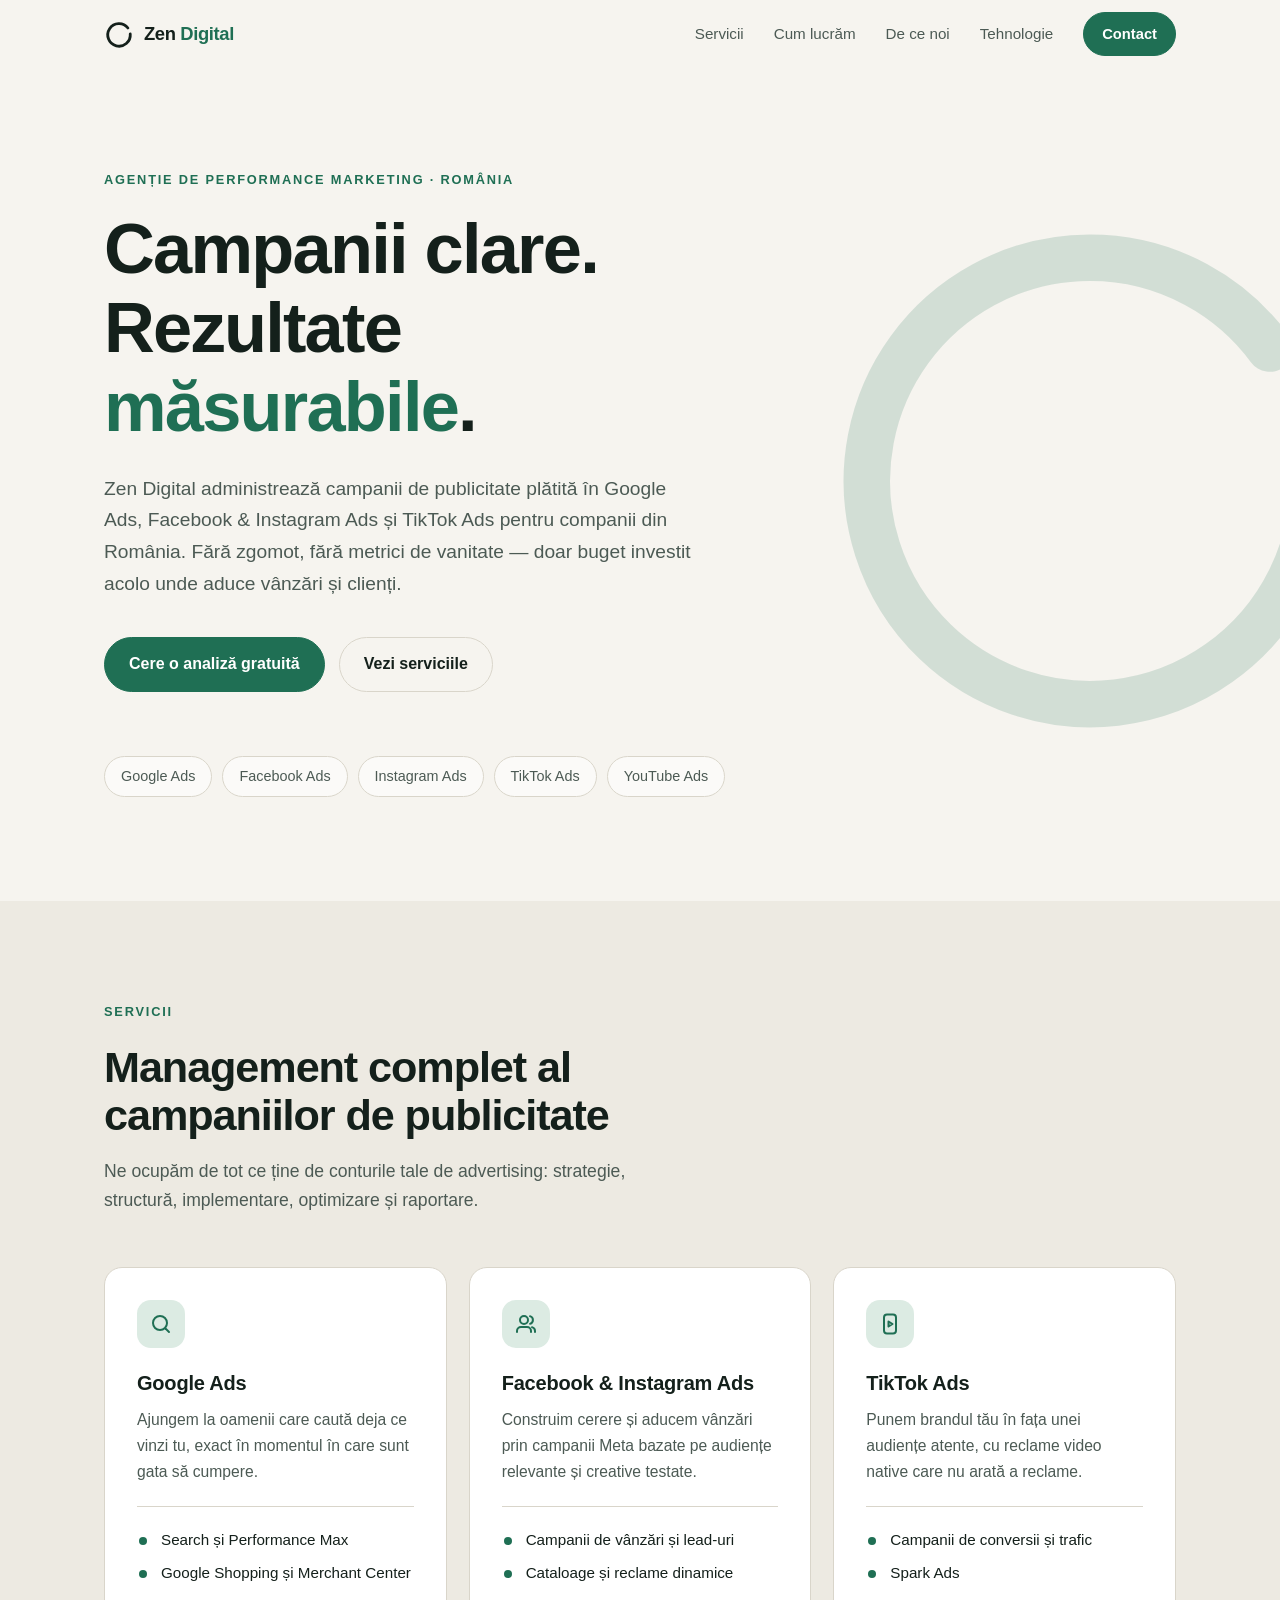
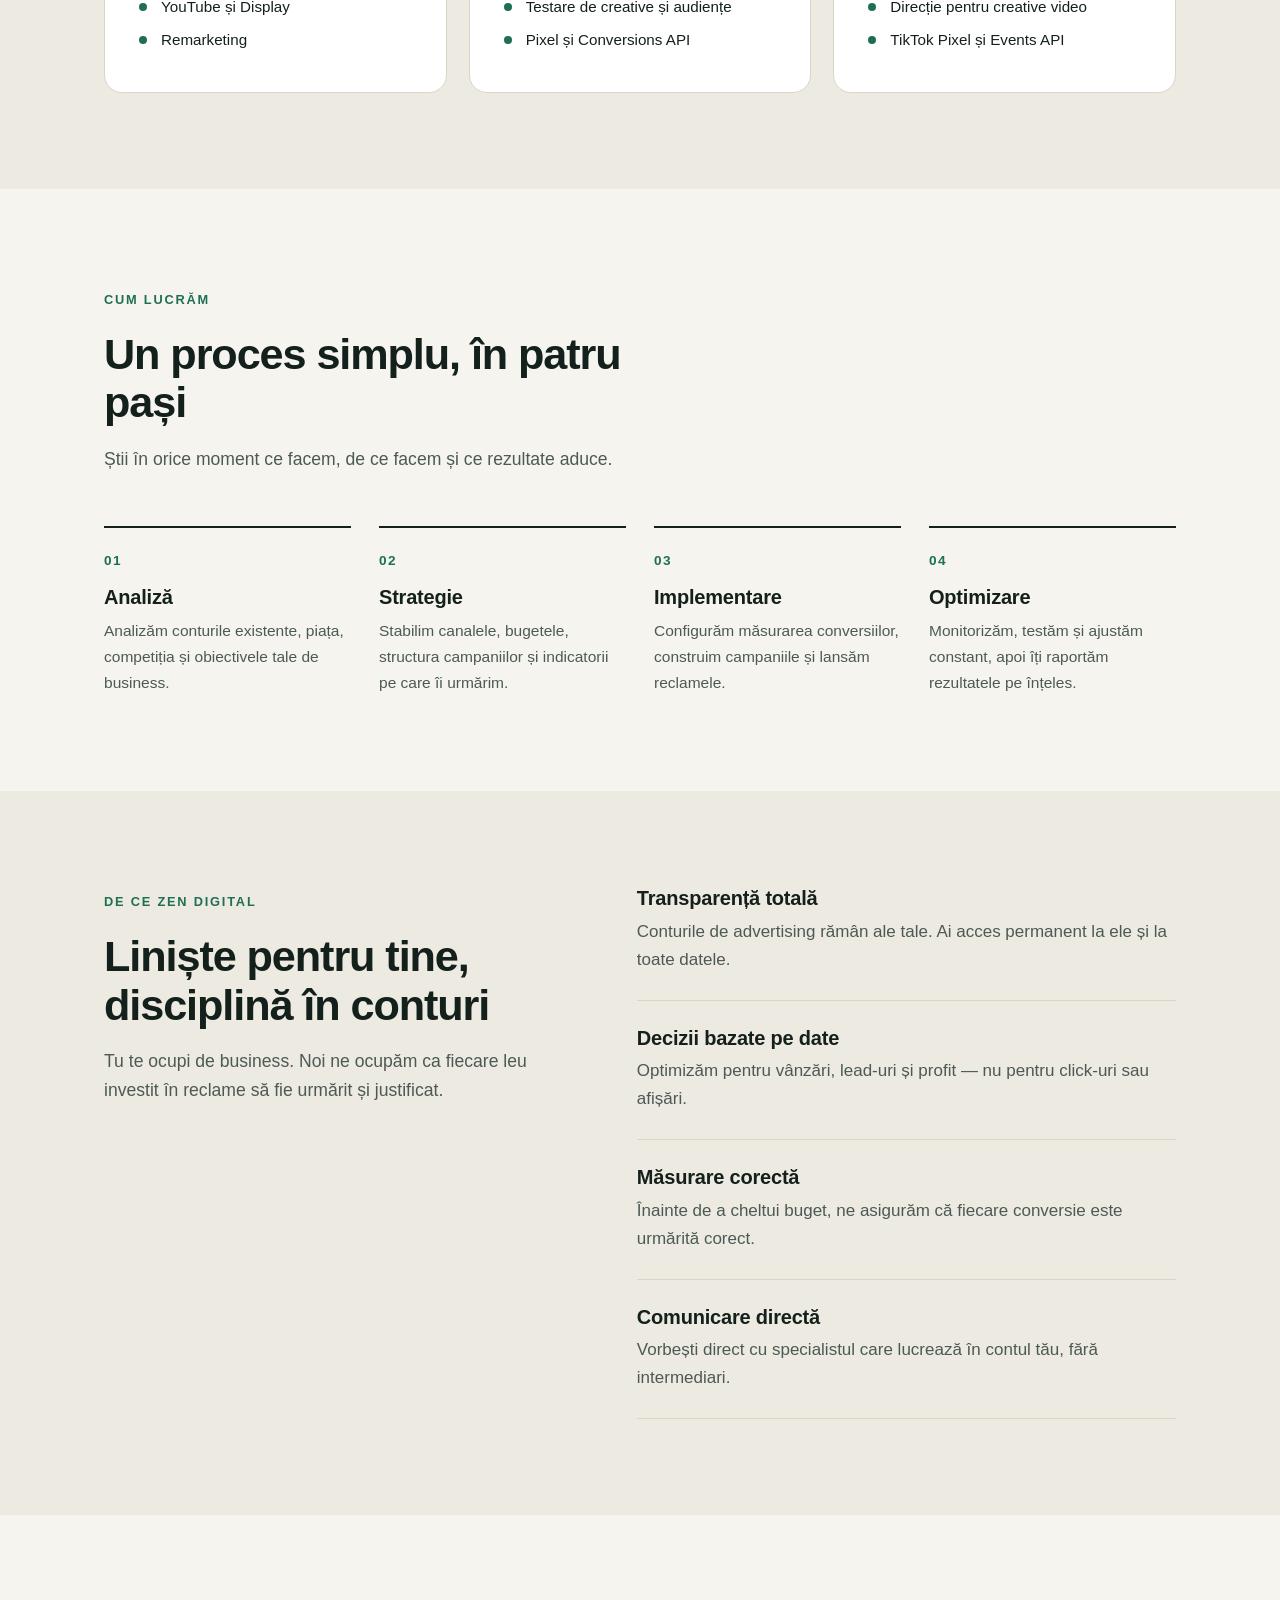
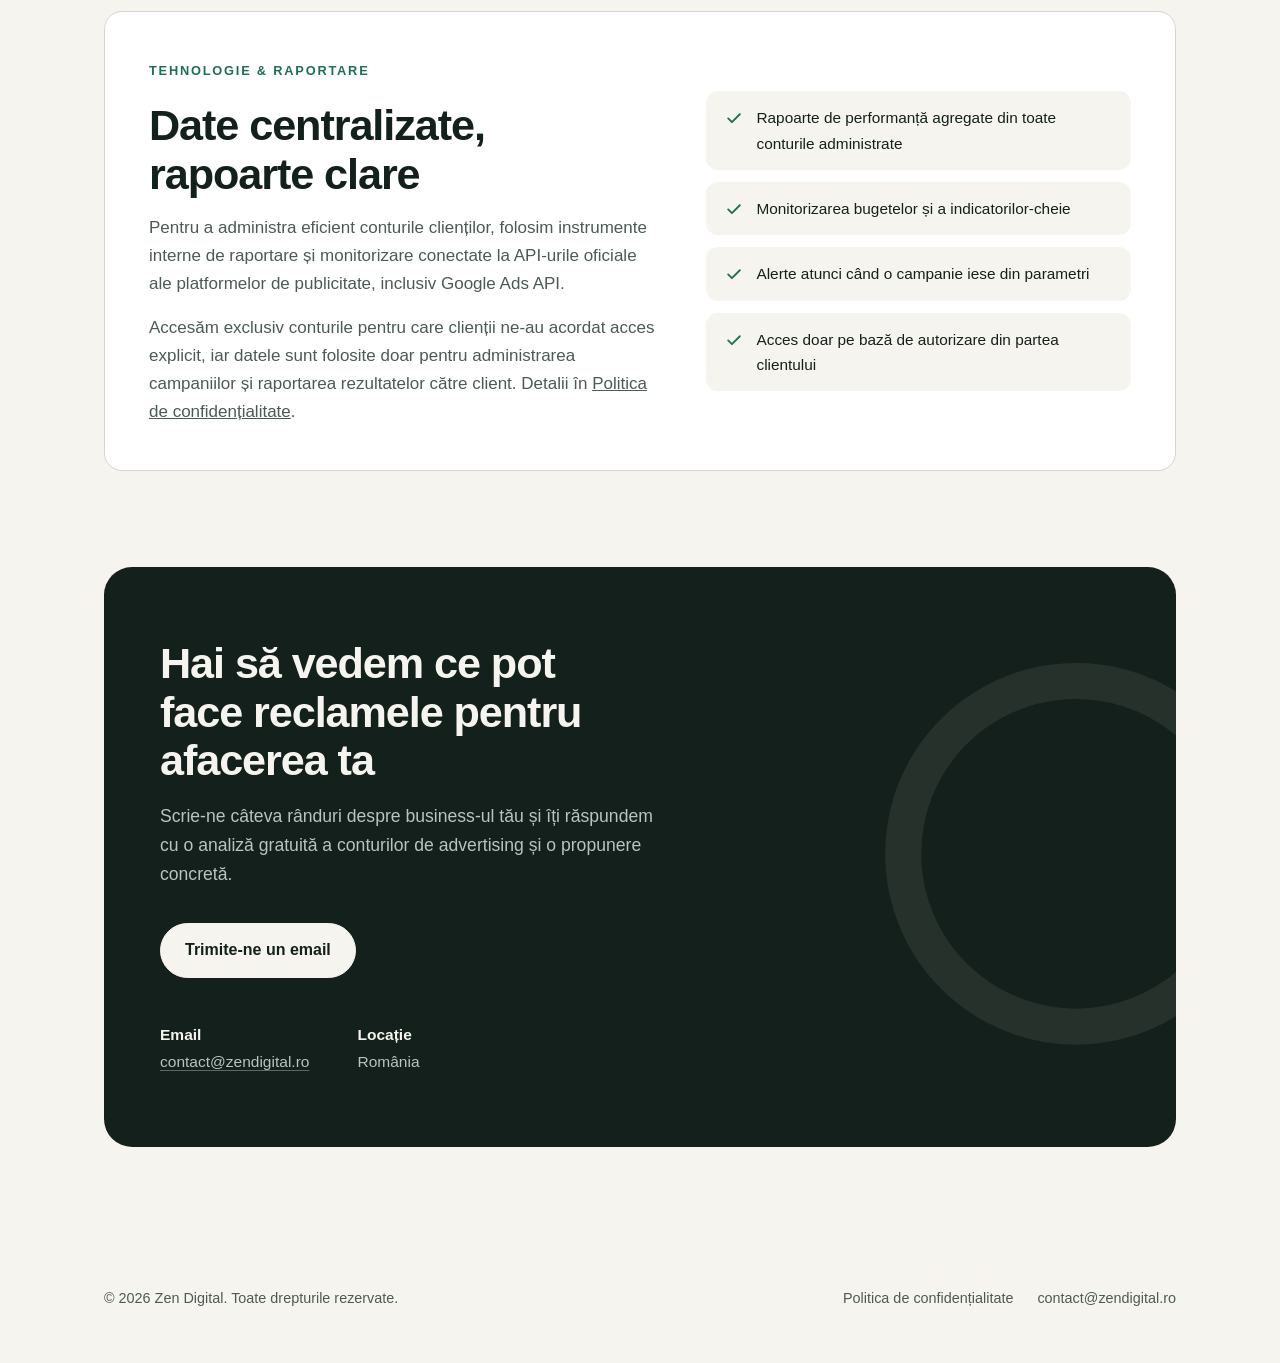
<file: index.html>
<!DOCTYPE html>
<html lang="ro">
<head>
  <meta charset="utf-8">
  <meta name="viewport" content="width=device-width, initial-scale=1">
  <title>Zen Digital — Agenție de performance marketing | Google Ads, Meta Ads, TikTok Ads</title>
  <meta name="description" content="Zen Digital este o agenție de performance marketing din România. Administrăm campanii Google Ads, Facebook &amp; Instagram Ads și TikTok Ads, cu focus pe rezultate măsurabile.">
  <meta property="og:title" content="Zen Digital — Agenție de performance marketing">
  <meta property="og:description" content="Management de campanii Google Ads, Meta Ads și TikTok Ads pentru companii din România.">
  <meta property="og:type" content="website">
  <meta property="og:locale" content="ro_RO">
  <meta name="theme-color" content="#f6f4ef">
  <link rel="icon" href="favicon.svg" type="image/svg+xml">
  <link rel="stylesheet" href="styles.css">
</head>
<body>
  <a class="skip" href="#continut">Sari la conținut</a>

  <header class="header">
    <div class="wrap">
      <a class="logo" href="#" aria-label="Zen Digital — acasă">
        <svg viewBox="0 0 32 32" aria-hidden="true"><path d="M25.5 9.6A12 12 0 1 0 28 16" fill="none" stroke="currentColor" stroke-width="3" stroke-linecap="round"/></svg>
        <span>Zen <span>Digital</span></span>
      </a>
      <button class="menu-btn" aria-label="Meniu" aria-expanded="false" aria-controls="nav">
        <svg viewBox="0 0 24 24" fill="none" stroke="currentColor" stroke-width="2" stroke-linecap="round" aria-hidden="true"><path d="M4 7h16M4 12h16M4 17h16"/></svg>
      </button>
      <nav class="nav" id="nav" aria-label="Navigare principală">
        <a href="#servicii">Servicii</a>
        <a href="#proces">Cum lucrăm</a>
        <a href="#principii">De ce noi</a>
        <a href="#tehnologie">Tehnologie</a>
        <a class="btn small" href="#contact">Contact</a>
      </nav>
    </div>
  </header>

  <main id="continut">
    <section class="hero">
      <svg class="enso" viewBox="0 0 200 200" aria-hidden="true"><path d="M158 56A72 72 0 1 0 172 100" fill="none" stroke="currentColor" stroke-width="15" stroke-linecap="round"/></svg>
      <div class="wrap">
        <span class="eyebrow">Agenție de performance marketing · România</span>
        <h1>Campanii clare. Rezultate <em>măsurabile</em>.</h1>
        <p class="lead">Zen Digital administrează campanii de publicitate plătită în Google Ads, Facebook &amp; Instagram Ads și TikTok Ads pentru companii din România. Fără zgomot, fără metrici de vanitate — doar buget investit acolo unde aduce vânzări și clienți.</p>
        <div class="actions">
          <a class="btn" href="#contact">Cere o analiză gratuită</a>
          <a class="btn ghost" href="#servicii">Vezi serviciile</a>
        </div>
        <div class="platforms" aria-label="Platforme pe care lucrăm">
          <span>Google Ads</span>
          <span>Facebook Ads</span>
          <span>Instagram Ads</span>
          <span>TikTok Ads</span>
          <span>YouTube Ads</span>
        </div>
      </div>
    </section>

    <section class="section alt" id="servicii">
      <div class="wrap">
        <div class="section-head reveal">
          <span class="eyebrow">Servicii</span>
          <h2>Management complet al campaniilor de publicitate</h2>
          <p>Ne ocupăm de tot ce ține de conturile tale de advertising: strategie, structură, implementare, optimizare și raportare.</p>
        </div>
        <div class="grid-3">
          <article class="card reveal">
            <div class="icon"><svg viewBox="0 0 24 24" fill="none" stroke="currentColor" stroke-width="2" stroke-linecap="round" stroke-linejoin="round" aria-hidden="true"><circle cx="11" cy="11" r="7"/><path d="m20 20-3.5-3.5"/></svg></div>
            <h3>Google Ads</h3>
            <p>Ajungem la oamenii care caută deja ce vinzi tu, exact în momentul în care sunt gata să cumpere.</p>
            <ul>
              <li>Search și Performance Max</li>
              <li>Google Shopping și Merchant Center</li>
              <li>YouTube și Display</li>
              <li>Remarketing</li>
            </ul>
          </article>
          <article class="card reveal">
            <div class="icon"><svg viewBox="0 0 24 24" fill="none" stroke="currentColor" stroke-width="2" stroke-linecap="round" stroke-linejoin="round" aria-hidden="true"><path d="M17 20v-1a4 4 0 0 0-4-4H7a4 4 0 0 0-4 4v1"/><circle cx="10" cy="8" r="4"/><path d="M21 20v-1a4 4 0 0 0-3-3.85M16 4.15a4 4 0 0 1 0 7.7"/></svg></div>
            <h3>Facebook &amp; Instagram Ads</h3>
            <p>Construim cerere și aducem vânzări prin campanii Meta bazate pe audiențe relevante și creative testate.</p>
            <ul>
              <li>Campanii de vânzări și lead-uri</li>
              <li>Cataloage și reclame dinamice</li>
              <li>Testare de creative și audiențe</li>
              <li>Pixel și Conversions API</li>
            </ul>
          </article>
          <article class="card reveal">
            <div class="icon"><svg viewBox="0 0 24 24" fill="none" stroke="currentColor" stroke-width="2" stroke-linecap="round" stroke-linejoin="round" aria-hidden="true"><rect x="6" y="2.5" width="12" height="19" rx="3"/><path d="m10.5 9.5 4 2.5-4 2.5z"/></svg></div>
            <h3>TikTok Ads</h3>
            <p>Punem brandul tău în fața unei audiențe atente, cu reclame video native care nu arată a reclame.</p>
            <ul>
              <li>Campanii de conversii și trafic</li>
              <li>Spark Ads</li>
              <li>Direcție pentru creative video</li>
              <li>TikTok Pixel și Events API</li>
            </ul>
          </article>
        </div>
      </div>
    </section>

    <section class="section" id="proces">
      <div class="wrap">
        <div class="section-head reveal">
          <span class="eyebrow">Cum lucrăm</span>
          <h2>Un proces simplu, în patru pași</h2>
          <p>Știi în orice moment ce facem, de ce facem și ce rezultate aduce.</p>
        </div>
        <div class="steps">
          <div class="step reveal">
            <h3>Analiză</h3>
            <p>Analizăm conturile existente, piața, competiția și obiectivele tale de business.</p>
          </div>
          <div class="step reveal">
            <h3>Strategie</h3>
            <p>Stabilim canalele, bugetele, structura campaniilor și indicatorii pe care îi urmărim.</p>
          </div>
          <div class="step reveal">
            <h3>Implementare</h3>
            <p>Configurăm măsurarea conversiilor, construim campaniile și lansăm reclamele.</p>
          </div>
          <div class="step reveal">
            <h3>Optimizare</h3>
            <p>Monitorizăm, testăm și ajustăm constant, apoi îți raportăm rezultatele pe înțeles.</p>
          </div>
        </div>
      </div>
    </section>

    <section class="section alt" id="principii">
      <div class="wrap split">
        <div class="section-head reveal">
          <span class="eyebrow">De ce Zen Digital</span>
          <h2>Liniște pentru tine, disciplină în conturi</h2>
          <p>Tu te ocupi de business. Noi ne ocupăm ca fiecare leu investit în reclame să fie urmărit și justificat.</p>
        </div>
        <div class="principles">
          <div class="principle reveal">
            <h3>Transparență totală</h3>
            <p>Conturile de advertising rămân ale tale. Ai acces permanent la ele și la toate datele.</p>
          </div>
          <div class="principle reveal">
            <h3>Decizii bazate pe date</h3>
            <p>Optimizăm pentru vânzări, lead-uri și profit — nu pentru click-uri sau afișări.</p>
          </div>
          <div class="principle reveal">
            <h3>Măsurare corectă</h3>
            <p>Înainte de a cheltui buget, ne asigurăm că fiecare conversie este urmărită corect.</p>
          </div>
          <div class="principle reveal">
            <h3>Comunicare directă</h3>
            <p>Vorbești direct cu specialistul care lucrează în contul tău, fără intermediari.</p>
          </div>
        </div>
      </div>
    </section>

    <section class="section" id="tehnologie">
      <div class="wrap">
        <div class="tech reveal">
          <div>
            <span class="eyebrow">Tehnologie &amp; raportare</span>
            <h2>Date centralizate, rapoarte clare</h2>
            <p>Pentru a administra eficient conturile clienților, folosim instrumente interne de raportare și monitorizare conectate la API-urile oficiale ale platformelor de publicitate, inclusiv Google Ads API.</p>
            <p>Accesăm exclusiv conturile pentru care clienții ne-au acordat acces explicit, iar datele sunt folosite doar pentru administrarea campaniilor și raportarea rezultatelor către client. Detalii în <a href="politica-de-confidentialitate.html">Politica de confidențialitate</a>.</p>
          </div>
          <ul>
            <li><svg viewBox="0 0 24 24" fill="none" stroke="currentColor" stroke-width="2.2" stroke-linecap="round" stroke-linejoin="round" aria-hidden="true"><path d="m5 12.5 4.5 4.5L19 7.5"/></svg>Rapoarte de performanță agregate din toate conturile administrate</li>
            <li><svg viewBox="0 0 24 24" fill="none" stroke="currentColor" stroke-width="2.2" stroke-linecap="round" stroke-linejoin="round" aria-hidden="true"><path d="m5 12.5 4.5 4.5L19 7.5"/></svg>Monitorizarea bugetelor și a indicatorilor-cheie</li>
            <li><svg viewBox="0 0 24 24" fill="none" stroke="currentColor" stroke-width="2.2" stroke-linecap="round" stroke-linejoin="round" aria-hidden="true"><path d="m5 12.5 4.5 4.5L19 7.5"/></svg>Alerte atunci când o campanie iese din parametri</li>
            <li><svg viewBox="0 0 24 24" fill="none" stroke="currentColor" stroke-width="2.2" stroke-linecap="round" stroke-linejoin="round" aria-hidden="true"><path d="m5 12.5 4.5 4.5L19 7.5"/></svg>Acces doar pe bază de autorizare din partea clientului</li>
          </ul>
        </div>
      </div>
    </section>

    <section class="section" id="contact" style="padding-top:0">
      <div class="wrap">
        <div class="cta reveal">
          <svg class="enso" viewBox="0 0 200 200" aria-hidden="true"><path d="M158 56A72 72 0 1 0 172 100" fill="none" stroke="currentColor" stroke-width="15" stroke-linecap="round"/></svg>
          <h2>Hai să vedem ce pot face reclamele pentru afacerea ta</h2>
          <p>Scrie-ne câteva rânduri despre business-ul tău și îți răspundem cu o analiză gratuită a conturilor de advertising și o propunere concretă.</p>
          <div class="actions">
            <a class="btn light" href="mailto:contact@zendigital.ro?subject=Solicitare%20analiz%C4%83%20gratuit%C4%83">Trimite-ne un email</a>
          </div>
          <div class="contact-list">
            <div><strong>Email</strong><a href="mailto:contact@zendigital.ro">contact@zendigital.ro</a></div>
            <div><strong>Locație</strong>România</div>
          </div>
        </div>
      </div>
    </section>
  </main>

  <footer class="footer">
    <div class="wrap">
      <span>© <span id="year">2026</span> Zen Digital. Toate drepturile rezervate.</span>
      <nav aria-label="Legal">
        <a href="politica-de-confidentialitate.html">Politica de confidențialitate</a>
        <a href="mailto:contact@zendigital.ro">contact@zendigital.ro</a>
      </nav>
    </div>
  </footer>

  <script src="script.js"></script>
</body>
</html>
</file>
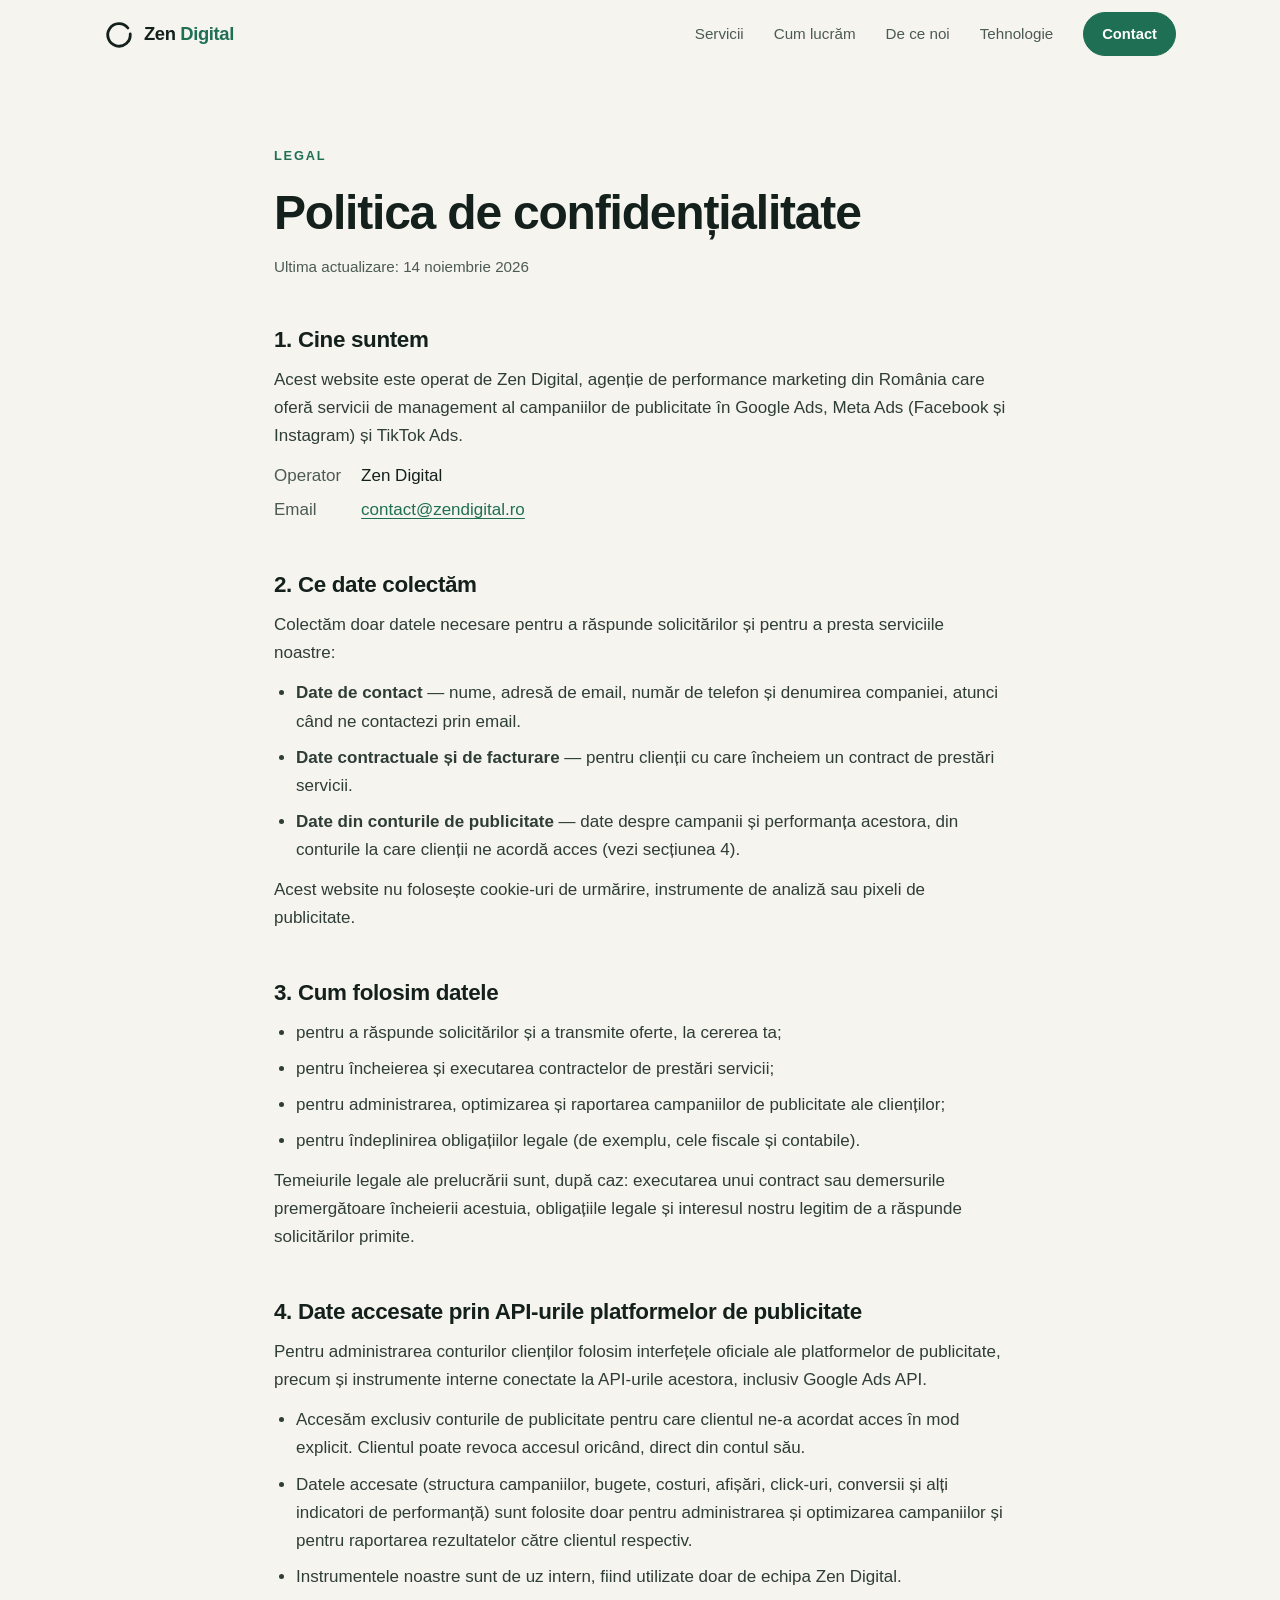
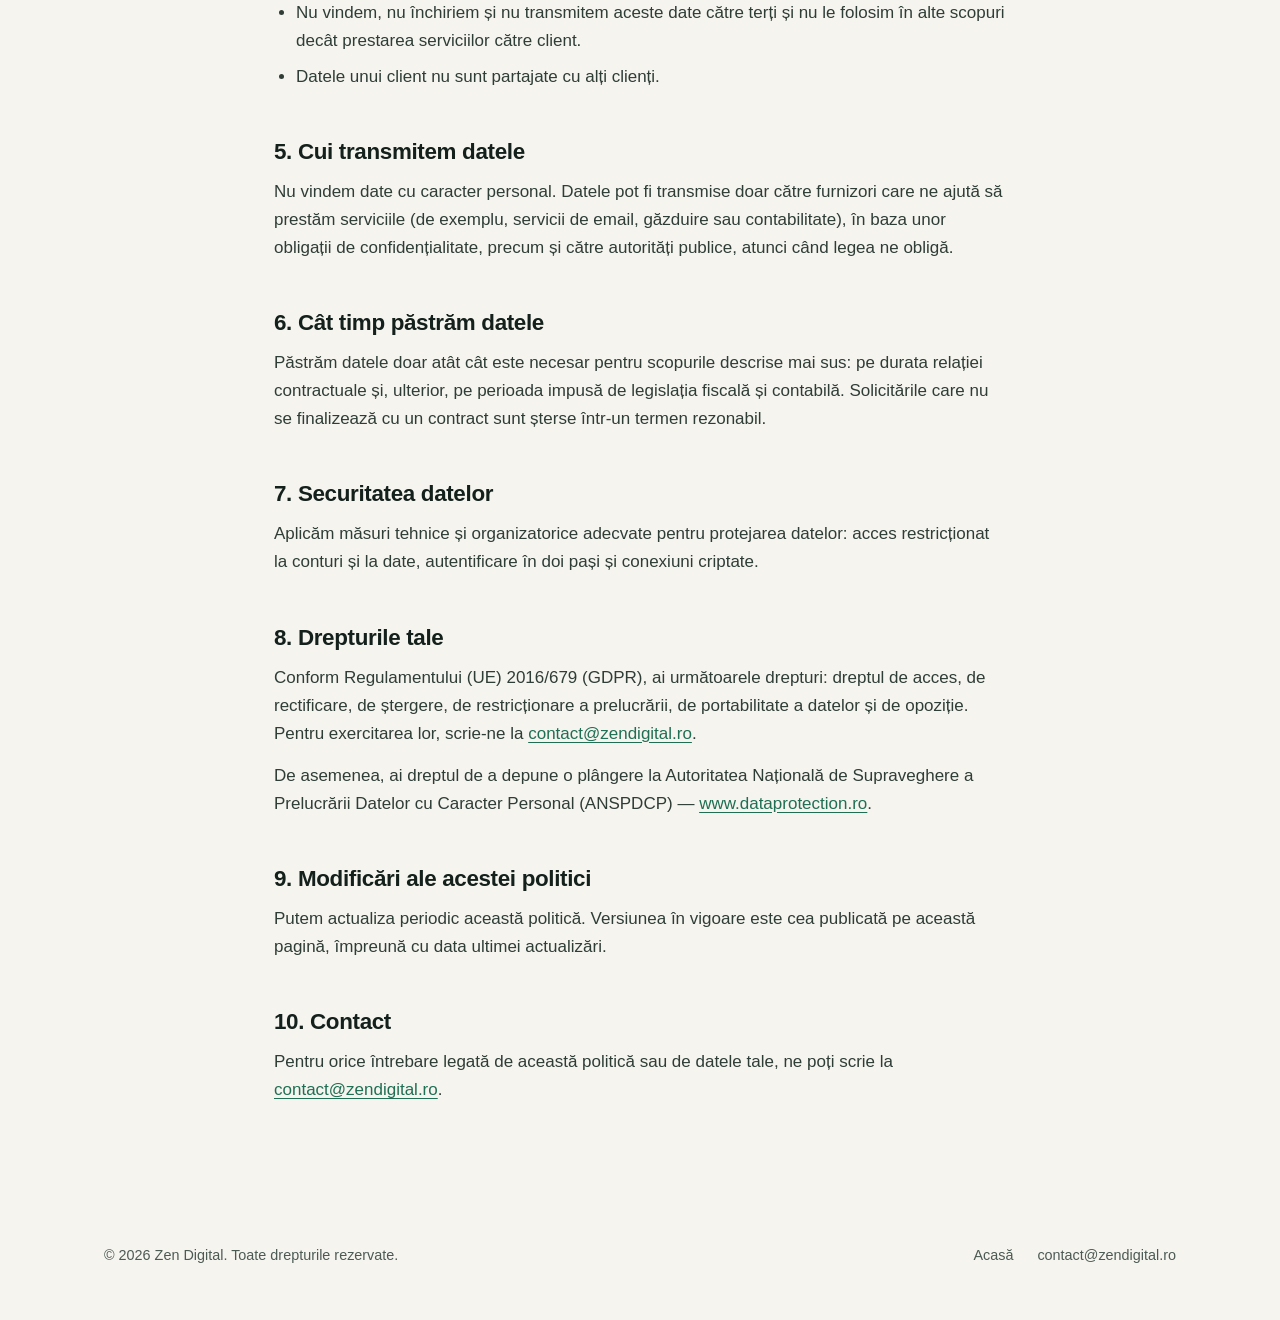
<file: politica-de-confidentialitate.html>
<!DOCTYPE html>
<html lang="ro">
<head>
  <meta charset="utf-8">
  <meta name="viewport" content="width=device-width, initial-scale=1">
  <title>Politica de confidențialitate — Zen Digital</title>
  <meta name="description" content="Cum colectează, folosește și protejează Zen Digital datele cu caracter personal și datele din conturile de publicitate ale clienților.">
  <meta name="theme-color" content="#f6f4ef">
  <link rel="icon" href="favicon.svg" type="image/svg+xml">
  <link rel="stylesheet" href="styles.css">
</head>
<body>
  <a class="skip" href="#continut">Sari la conținut</a>

  <header class="header">
    <div class="wrap">
      <a class="logo" href="index.html" aria-label="Zen Digital — acasă">
        <svg viewBox="0 0 32 32" aria-hidden="true"><path d="M25.5 9.6A12 12 0 1 0 28 16" fill="none" stroke="currentColor" stroke-width="3" stroke-linecap="round"/></svg>
        <span>Zen <span>Digital</span></span>
      </a>
      <button class="menu-btn" aria-label="Meniu" aria-expanded="false" aria-controls="nav">
        <svg viewBox="0 0 24 24" fill="none" stroke="currentColor" stroke-width="2" stroke-linecap="round" aria-hidden="true"><path d="M4 7h16M4 12h16M4 17h16"/></svg>
      </button>
      <nav class="nav" id="nav" aria-label="Navigare principală">
        <a href="index.html#servicii">Servicii</a>
        <a href="index.html#proces">Cum lucrăm</a>
        <a href="index.html#principii">De ce noi</a>
        <a href="index.html#tehnologie">Tehnologie</a>
        <a class="btn small" href="index.html#contact">Contact</a>
      </nav>
    </div>
  </header>

  <main id="continut" class="legal">
    <div class="wrap">
      <span class="eyebrow">Legal</span>
      <h1>Politica de confidențialitate</h1>
      <p class="updated">Ultima actualizare: 14 noiembrie 2026</p>

      <h2>1. Cine suntem</h2>
      <p>Acest website este operat de Zen Digital, agenție de performance marketing din România care oferă servicii de management al campaniilor de publicitate în Google Ads, Meta Ads (Facebook și Instagram) și TikTok Ads.</p>
      <dl>
        <dt>Operator</dt><dd>Zen Digital</dd>
        <dt>Email</dt><dd><a href="mailto:contact@zendigital.ro">contact@zendigital.ro</a></dd>
      </dl>

      <h2>2. Ce date colectăm</h2>
      <p>Colectăm doar datele necesare pentru a răspunde solicitărilor și pentru a presta serviciile noastre:</p>
      <ul>
        <li><strong>Date de contact</strong> — nume, adresă de email, număr de telefon și denumirea companiei, atunci când ne contactezi prin email.</li>
        <li><strong>Date contractuale și de facturare</strong> — pentru clienții cu care încheiem un contract de prestări servicii.</li>
        <li><strong>Date din conturile de publicitate</strong> — date despre campanii și performanța acestora, din conturile la care clienții ne acordă acces (vezi secțiunea 4).</li>
      </ul>
      <p>Acest website nu folosește cookie-uri de urmărire, instrumente de analiză sau pixeli de publicitate.</p>

      <h2>3. Cum folosim datele</h2>
      <ul>
        <li>pentru a răspunde solicitărilor și a transmite oferte, la cererea ta;</li>
        <li>pentru încheierea și executarea contractelor de prestări servicii;</li>
        <li>pentru administrarea, optimizarea și raportarea campaniilor de publicitate ale clienților;</li>
        <li>pentru îndeplinirea obligațiilor legale (de exemplu, cele fiscale și contabile).</li>
      </ul>
      <p>Temeiurile legale ale prelucrării sunt, după caz: executarea unui contract sau demersurile premergătoare încheierii acestuia, obligațiile legale și interesul nostru legitim de a răspunde solicitărilor primite.</p>

      <h2>4. Date accesate prin API-urile platformelor de publicitate</h2>
      <p>Pentru administrarea conturilor clienților folosim interfețele oficiale ale platformelor de publicitate, precum și instrumente interne conectate la API-urile acestora, inclusiv Google Ads API.</p>
      <ul>
        <li>Accesăm exclusiv conturile de publicitate pentru care clientul ne-a acordat acces în mod explicit. Clientul poate revoca accesul oricând, direct din contul său.</li>
        <li>Datele accesate (structura campaniilor, bugete, costuri, afișări, click-uri, conversii și alți indicatori de performanță) sunt folosite doar pentru administrarea și optimizarea campaniilor și pentru raportarea rezultatelor către clientul respectiv.</li>
        <li>Instrumentele noastre sunt de uz intern, fiind utilizate doar de echipa Zen Digital.</li>
        <li>Nu vindem, nu închiriem și nu transmitem aceste date către terți și nu le folosim în alte scopuri decât prestarea serviciilor către client.</li>
        <li>Datele unui client nu sunt partajate cu alți clienți.</li>
      </ul>

      <h2>5. Cui transmitem datele</h2>
      <p>Nu vindem date cu caracter personal. Datele pot fi transmise doar către furnizori care ne ajută să prestăm serviciile (de exemplu, servicii de email, găzduire sau contabilitate), în baza unor obligații de confidențialitate, precum și către autorități publice, atunci când legea ne obligă.</p>

      <h2>6. Cât timp păstrăm datele</h2>
      <p>Păstrăm datele doar atât cât este necesar pentru scopurile descrise mai sus: pe durata relației contractuale și, ulterior, pe perioada impusă de legislația fiscală și contabilă. Solicitările care nu se finalizează cu un contract sunt șterse într-un termen rezonabil.</p>

      <h2>7. Securitatea datelor</h2>
      <p>Aplicăm măsuri tehnice și organizatorice adecvate pentru protejarea datelor: acces restricționat la conturi și la date, autentificare în doi pași și conexiuni criptate.</p>

      <h2>8. Drepturile tale</h2>
      <p>Conform Regulamentului (UE) 2016/679 (GDPR), ai următoarele drepturi: dreptul de acces, de rectificare, de ștergere, de restricționare a prelucrării, de portabilitate a datelor și de opoziție. Pentru exercitarea lor, scrie-ne la <a href="mailto:contact@zendigital.ro">contact@zendigital.ro</a>.</p>
      <p>De asemenea, ai dreptul de a depune o plângere la Autoritatea Națională de Supraveghere a Prelucrării Datelor cu Caracter Personal (ANSPDCP) — <a href="https://www.dataprotection.ro" rel="noopener">www.dataprotection.ro</a>.</p>

      <h2>9. Modificări ale acestei politici</h2>
      <p>Putem actualiza periodic această politică. Versiunea în vigoare este cea publicată pe această pagină, împreună cu data ultimei actualizări.</p>

      <h2>10. Contact</h2>
      <p>Pentru orice întrebare legată de această politică sau de datele tale, ne poți scrie la <a href="mailto:contact@zendigital.ro">contact@zendigital.ro</a>.</p>
    </div>
  </main>

  <footer class="footer">
    <div class="wrap">
      <span>© <span id="year">2026</span> Zen Digital. Toate drepturile rezervate.</span>
      <nav aria-label="Legal">
        <a href="index.html">Acasă</a>
        <a href="mailto:contact@zendigital.ro">contact@zendigital.ro</a>
      </nav>
    </div>
  </footer>

  <script src="script.js"></script>
</body>
</html>
</file>
<file: styles.css>
:root {
  --paper: #f6f4ef;
  --paper-2: #edeae2;
  --ink: #14201b;
  --ink-soft: #4c5a54;
  --line: #d9d5ca;
  --accent: #1f6f54;
  --accent-dark: #17543f;
  --accent-soft: #dcebe3;
  --white: #ffffff;
  --radius: 18px;
  --wrap: 1120px;
  --font: -apple-system, BlinkMacSystemFont, "Segoe UI", Roboto, "Helvetica Neue", Arial, sans-serif;
}

*, *::before, *::after { box-sizing: border-box; }

html { scroll-behavior: smooth; scroll-padding-top: 84px; }

body {
  margin: 0;
  font-family: var(--font);
  font-size: 17px;
  line-height: 1.65;
  color: var(--ink);
  background: var(--paper);
  -webkit-font-smoothing: antialiased;
}

img, svg { max-width: 100%; display: block; }
a { color: inherit; }

h1, h2, h3 { line-height: 1.12; letter-spacing: -0.025em; margin: 0; font-weight: 700; }
h1 { font-size: clamp(2.4rem, 6vw, 4.4rem); }
h2 { font-size: clamp(1.8rem, 3.6vw, 2.7rem); }
h3 { font-size: 1.25rem; letter-spacing: -0.01em; }
p { margin: 0; }

.wrap { width: 100%; max-width: var(--wrap); margin: 0 auto; padding: 0 24px; }

.skip {
  position: absolute; left: -9999px; top: 0;
  background: var(--ink); color: var(--white); padding: 10px 16px; z-index: 100;
}
.skip:focus { left: 12px; top: 12px; }

:focus-visible { outline: 2px solid var(--accent); outline-offset: 3px; border-radius: 4px; }

/* Header */
.header {
  position: sticky; top: 0; z-index: 50;
  background: rgba(246, 244, 239, 0.86);
  backdrop-filter: blur(12px);
  -webkit-backdrop-filter: blur(12px);
  border-bottom: 1px solid transparent;
  transition: border-color .2s;
}
.header.scrolled { border-bottom-color: var(--line); }
.header .wrap { display: flex; align-items: center; justify-content: space-between; height: 68px; }

.logo { display: inline-flex; align-items: center; gap: 10px; text-decoration: none; font-weight: 700; font-size: 1.15rem; letter-spacing: -0.02em; }
.logo svg { width: 30px; height: 30px; }
.logo span span { color: var(--accent); }

.nav { display: flex; align-items: center; gap: 30px; }
.nav a { text-decoration: none; font-size: .95rem; color: var(--ink-soft); transition: color .15s; }
.nav a:hover { color: var(--ink); }
.nav a.btn { color: var(--white); }

.menu-btn {
  display: none; background: none; border: 0; padding: 10px; margin-right: -10px; cursor: pointer; color: var(--ink);
}
.menu-btn svg { width: 24px; height: 24px; }

/* Buttons */
.btn {
  display: inline-flex; align-items: center; justify-content: center; gap: 8px;
  padding: 13px 24px; border-radius: 999px;
  background: var(--accent); color: var(--white);
  font-weight: 600; font-size: 1rem; text-decoration: none;
  border: 1px solid var(--accent);
  transition: background .15s, transform .15s, border-color .15s;
}
.btn:hover { background: var(--accent-dark); border-color: var(--accent-dark); transform: translateY(-1px); }
.btn.small { padding: 9px 18px; font-size: .92rem; }
.btn.ghost { background: transparent; color: var(--ink); border-color: var(--line); }
.btn.ghost:hover { background: var(--white); border-color: var(--ink); }
.btn.light { background: var(--paper); color: var(--ink); border-color: var(--paper); }
.btn.light:hover { background: var(--white); border-color: var(--white); }

/* Hero */
.hero { position: relative; overflow: hidden; padding: 96px 0 104px; }
.hero .wrap { position: relative; z-index: 1; }
.hero h1 { max-width: 15ch; }
.hero h1 em { font-style: normal; color: var(--accent); }
.hero .lead { margin-top: 26px; max-width: 56ch; font-size: 1.2rem; color: var(--ink-soft); }
.hero .actions { margin-top: 38px; display: flex; flex-wrap: wrap; gap: 14px; }
.enso {
  position: absolute; right: -120px; top: 50%; transform: translateY(-50%);
  width: 620px; height: 620px; color: var(--accent); opacity: .16; pointer-events: none;
}

.eyebrow {
  display: inline-block; margin-bottom: 20px;
  font-size: .8rem; font-weight: 600; letter-spacing: .14em; text-transform: uppercase; color: var(--accent);
}

.platforms { margin-top: 64px; display: flex; flex-wrap: wrap; gap: 10px; }
.platforms span {
  padding: 8px 16px; border: 1px solid var(--line); border-radius: 999px;
  font-size: .9rem; color: var(--ink-soft); background: rgba(255,255,255,.55);
}

/* Sections */
.section { padding: 96px 0; }
.section.alt { background: var(--paper-2); }
.section-head { max-width: 62ch; margin-bottom: 52px; }
.section-head p { margin-top: 18px; color: var(--ink-soft); font-size: 1.1rem; }

/* Cards */
.grid-3 { display: grid; grid-template-columns: repeat(3, 1fr); gap: 22px; }
.card {
  background: var(--white); border: 1px solid var(--line); border-radius: var(--radius);
  padding: 32px; display: flex; flex-direction: column;
  transition: transform .2s, box-shadow .2s;
}
.card:hover { transform: translateY(-3px); box-shadow: 0 18px 40px -24px rgba(20, 32, 27, .35); }
.card .icon {
  width: 48px; height: 48px; border-radius: 14px; background: var(--accent-soft); color: var(--accent);
  display: grid; place-items: center; margin-bottom: 24px;
}
.card .icon svg { width: 24px; height: 24px; }
.card p { margin-top: 12px; color: var(--ink-soft); font-size: .98rem; }
.card ul { list-style: none; padding: 0; margin: 22px 0 0; border-top: 1px solid var(--line); padding-top: 20px; }
.card li { position: relative; padding-left: 24px; font-size: .95rem; margin-bottom: 8px; }
.card li::before {
  content: ""; position: absolute; left: 2px; top: .62em; width: 8px; height: 8px;
  border-radius: 50%; background: var(--accent);
}

/* Process */
.steps { display: grid; grid-template-columns: repeat(4, 1fr); gap: 28px; counter-reset: step; }
.step { counter-increment: step; border-top: 2px solid var(--ink); padding-top: 22px; }
.step::before {
  content: "0" counter(step); display: block; margin-bottom: 14px;
  font-size: .85rem; font-weight: 600; letter-spacing: .1em; color: var(--accent);
}
.step p { margin-top: 10px; color: var(--ink-soft); font-size: .97rem; }

/* Principles */
.split { display: grid; grid-template-columns: 1fr 1.15fr; gap: 64px; align-items: start; }
.split .section-head { margin-bottom: 0; position: sticky; top: 110px; }
.principles { display: grid; gap: 0; }
.principle { padding: 26px 0; border-bottom: 1px solid var(--line); }
.principle:first-child { padding-top: 0; }
.principle p { margin-top: 8px; color: var(--ink-soft); }

/* Tech */
.tech {
  background: var(--white); border: 1px solid var(--line); border-radius: var(--radius);
  padding: 44px; display: grid; grid-template-columns: 1.2fr 1fr; gap: 48px; align-items: center;
}
.tech p { margin-top: 16px; color: var(--ink-soft); }
.tech ul { list-style: none; margin: 0; padding: 0; display: grid; gap: 12px; }
.tech li {
  padding: 14px 18px; background: var(--paper); border-radius: 12px; font-size: .96rem;
  display: flex; gap: 12px; align-items: flex-start;
}
.tech li svg { flex: none; width: 20px; height: 20px; color: var(--accent); margin-top: 3px; }

/* Contact */
.cta { background: var(--ink); color: var(--paper); border-radius: 28px; padding: 72px 56px; position: relative; overflow: hidden; }
.cta h2 { max-width: 18ch; }
.cta > p { margin-top: 18px; max-width: 52ch; color: #b9c4be; font-size: 1.1rem; }
.cta .actions { margin-top: 34px; display: flex; flex-wrap: wrap; gap: 14px; }
.cta .enso { right: -140px; width: 480px; height: 480px; color: var(--paper); opacity: .08; }
.cta .btn.ghost { color: var(--paper); border-color: #3c4a44; }
.cta .btn.ghost:hover { background: transparent; border-color: var(--paper); }
.contact-list { margin-top: 44px; display: flex; flex-wrap: wrap; gap: 14px 48px; font-size: .97rem; color: #b9c4be; position: relative; }
.contact-list strong { display: block; color: var(--paper); font-weight: 600; margin-bottom: 2px; }
.contact-list a { text-decoration-color: #5a6962; text-underline-offset: 3px; }

/* Footer */
.footer { padding: 44px 0 52px; font-size: .9rem; color: var(--ink-soft); }
.footer .wrap { display: flex; flex-wrap: wrap; gap: 16px 32px; justify-content: space-between; align-items: center; }
.footer nav { display: flex; flex-wrap: wrap; gap: 8px 24px; }
.footer a { text-decoration: none; }
.footer a:hover { color: var(--ink); text-decoration: underline; }

/* Legal page */
.legal { padding: 72px 0 96px; }
.legal .wrap { max-width: 780px; }
.legal h1 { font-size: clamp(2rem, 4.5vw, 3rem); }
.legal .updated { margin-top: 14px; color: var(--ink-soft); font-size: .95rem; }
.legal h2 { font-size: 1.4rem; margin: 48px 0 14px; letter-spacing: -0.015em; }
.legal p, .legal li { color: #2f3d37; }
.legal p + p { margin-top: 14px; }
.legal ul { padding-left: 22px; margin: 12px 0; }
.legal li { margin-bottom: 8px; }
.legal a { color: var(--accent); text-underline-offset: 3px; }
.legal dl { margin: 12px 0; display: grid; grid-template-columns: max-content 1fr; gap: 6px 20px; }
.legal dt { color: var(--ink-soft); }
.legal dd { margin: 0; }

/* Reveal */
.reveal { opacity: 0; transform: translateY(16px); transition: opacity .6s ease, transform .6s ease; }
.reveal.in { opacity: 1; transform: none; }

@media (prefers-reduced-motion: reduce) {
  html { scroll-behavior: auto; }
  .reveal { opacity: 1; transform: none; transition: none; }
  .btn, .card { transition: none; }
}

@media (max-width: 960px) {
  .grid-3 { grid-template-columns: 1fr; }
  .steps { grid-template-columns: repeat(2, 1fr); }
  .split { grid-template-columns: 1fr; gap: 40px; }
  .split .section-head { position: static; }
  .tech { grid-template-columns: 1fr; gap: 32px; padding: 32px; }
  .enso { width: 460px; height: 460px; right: -200px; }
}

@media (max-width: 720px) {
  body { font-size: 16px; }
  .wrap { padding: 0 20px; }
  .menu-btn { display: block; }
  .nav {
    display: none; position: absolute; top: 68px; left: 0; right: 0;
    flex-direction: column; align-items: stretch; gap: 0;
    background: var(--paper); border-bottom: 1px solid var(--line); padding: 8px 20px 20px;
  }
  .nav.open { display: flex; }
  .nav a { padding: 14px 0; font-size: 1.05rem; border-bottom: 1px solid var(--line); }
  .nav a.btn { margin-top: 16px; border-bottom: 0; padding: 13px 24px; }
  .hero { padding: 56px 0 72px; }
  .hero .lead { font-size: 1.08rem; }
  .platforms { margin-top: 44px; }
  .section { padding: 68px 0; }
  .section-head { margin-bottom: 36px; }
  .steps { grid-template-columns: 1fr; }
  .card { padding: 26px; }
  .cta { padding: 48px 26px; border-radius: 22px; }
  .legal dl { grid-template-columns: 1fr; gap: 2px; }
  .legal dd { margin-bottom: 10px; }
}
</file>
